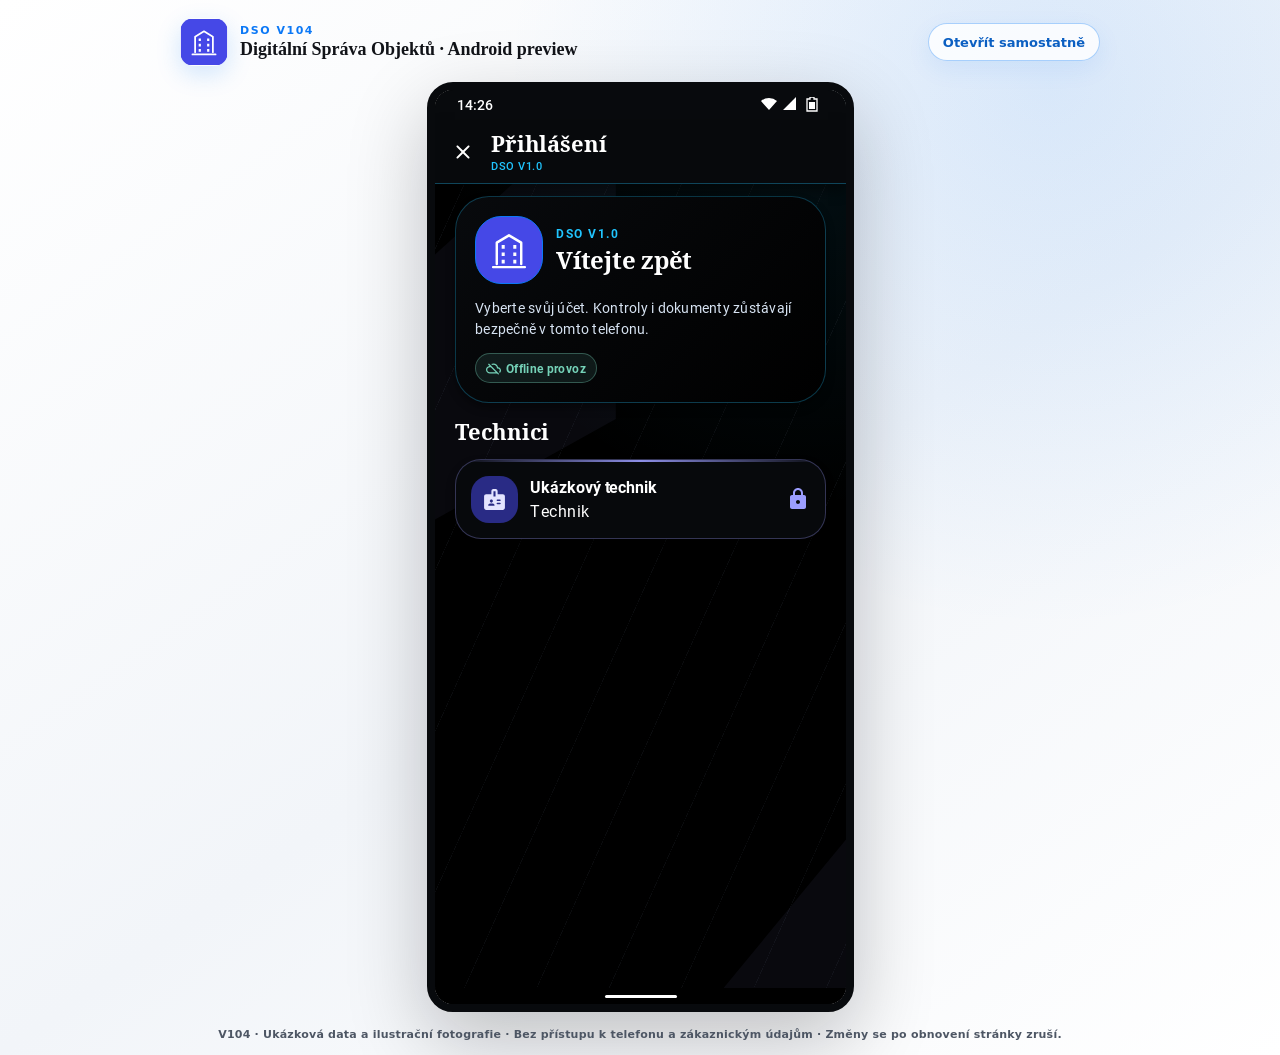
<file: index.html>
<!doctype html>
<html lang="cs">
  <head>
    <meta charset="utf-8" />
    <meta http-equiv="Content-Security-Policy" content="default-src 'self'; script-src 'self'; style-src 'self' 'unsafe-inline'; img-src 'self' data: blob:; object-src 'none'; base-uri 'none'; form-action 'none'" />
    <meta name="viewport" content="width=device-width, initial-scale=1.0" />
    <meta name="theme-color" content="#000000" />
    <meta name="description" content="Interaktivní mobilní náhled DSO — Digitální Správa Objektů." />
    <title>DSO · mobile UI preview</title>
    <link rel="icon" href="./assets/app-icon.svg" type="image/svg+xml" />
    <link rel="manifest" href="./manifest.webmanifest" />
    <script src="./app.js?v=106-preview-1" data-mobile-entry></script>
    <link rel="stylesheet" href="./styles.css?v=106-preview-1" />
  </head>
  <body>
    <main class="preview-shell">
      <header class="preview-header">
        <div class="preview-brand">
          <img src="./assets/app-icon.svg" alt="" />
          <div>
            <span>DSO V104</span>
            <strong>Digitální Správa Objektů · Android preview</strong>
          </div>
        </div>
        <a href="./app/?v=106-preview-1" target="_blank" rel="noreferrer">Otevřít samostatně</a>
      </header>
      <div class="phone" aria-label="Interaktivní mobilní náhled DSO">
        <iframe src="./app/?v=106-preview-1" title="DSO — Digitální Správa Objektů"></iframe>
      </div>
      <p class="preview-note">V104 · Ukázková data a ilustrační fotografie · Bez přístupu k telefonu a zákaznickým údajům · Změny se po obnovení stránky zruší.</p>
    </main>
  </body>
</html>
</file>
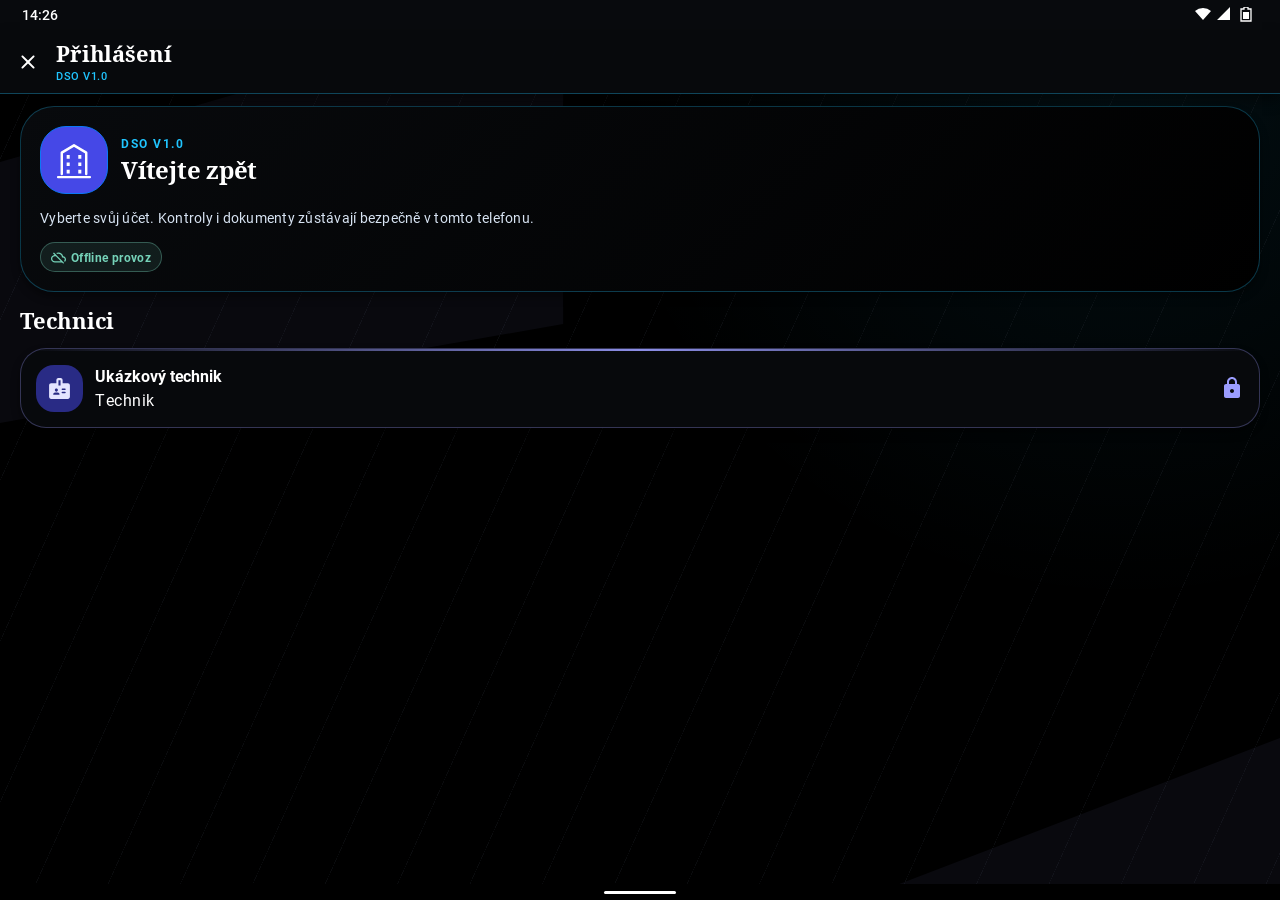
<file: app/index.html>
<!doctype html>
<html lang="cs" data-theme="dark">
  <head>
    <meta charset="utf-8" />
    <meta http-equiv="Content-Security-Policy" content="default-src 'self'; script-src 'self'; style-src 'self' 'unsafe-inline'; img-src 'self' data: blob:; object-src 'none'; base-uri 'none'; form-action 'none'" />
    <meta name="viewport" content="width=device-width, initial-scale=1, viewport-fit=cover" />
    <meta name="theme-color" content="#ffffff" />
    <meta name="description" content="Bezpečný interaktivní UI mirror nativní Android aplikace DSO." />
    <title>DSO — Digitální Správa Objektů</title>
    <link rel="icon" href="../assets/app-icon.svg" type="image/svg+xml" />
    <link rel="manifest" href="../manifest.webmanifest" />
    <link rel="stylesheet" href="./styles.css?v=106-preview-1" />
  </head>
  <body>
    <div id="app" class="dso-app"></div>
    <div id="dialog-root"></div>
    <script src="./app.js?v=106-preview-1"></script>
    <script src="../app.js?v=106-preview-1"></script>
  </body>
</html>
</file>
<file: styles.css>
:root {
  color: #111318;
  background: #ffffff;
  font-family: "Segoe UI", system-ui, -apple-system, BlinkMacSystemFont, sans-serif;
}

* { box-sizing: border-box; }
html, body { margin: 0; min-height: 100%; }
body {
  min-height: 100vh;
  background:
    radial-gradient(circle at 82% 8%, rgba(11, 120, 246, .12), transparent 34rem),
    linear-gradient(145deg, #ffffff, #f2f5f9 54%, #ffffff);
}

.preview-shell {
  min-height: 100vh;
  display: grid;
  grid-template-rows: auto 1fr auto;
  justify-items: center;
  gap: 16px;
  padding: 18px 22px 14px;
}

.preview-header {
  width: min(100%, 920px);
  display: flex;
  align-items: center;
  justify-content: space-between;
  gap: 18px;
}

.preview-brand { display: flex; align-items: center; gap: 12px; }
.preview-brand img {
  width: 48px;
  height: 48px;
  border-radius: 14px;
  box-shadow: 0 8px 25px rgba(11, 120, 246, .18);
}
.preview-brand div { display: grid; gap: 2px; }
.preview-brand span {
  color: #0b78f6;
  font-size: 11px;
  font-weight: 800;
  letter-spacing: .14em;
  text-transform: uppercase;
}
.preview-brand strong { font-family: Georgia, "Times New Roman", serif; font-size: 18px; }
.preview-header a {
  display: inline-flex;
  align-items: center;
  min-height: 38px;
  padding: 0 14px;
  border: 1px solid rgba(11, 120, 246, .34);
  border-radius: 999px;
  background: rgba(255, 255, 255, .82);
  color: #0b5fc2;
  font-size: 13px;
  font-weight: 750;
  text-decoration: none;
  box-shadow: 0 8px 24px rgba(11, 120, 246, .08);
}
.preview-header a:hover { border-color: #0b78f6; color: #0b78f6; }

.phone {
  box-sizing: content-box;
  align-self: center;
  width: 411px;
  height: 914px;
  overflow: hidden;
  border: 8px solid #080a0d;
  border-radius: 26px;
  background: #ffffff;
  box-shadow: 0 28px 80px rgba(8, 10, 13, .24), 0 0 0 1px rgba(255,255,255,.22) inset;
}
iframe { display: block; width: 100%; height: 100%; border: 0; background: #ffffff; }
.preview-note { margin: 0; color: #4d5664; font-size: 11px; font-weight: 650; letter-spacing: .02em; }

@media (max-width: 520px) {
  .preview-shell { display: block; padding: 0; }
  .preview-header, .preview-note { display: none; }
  .phone {
    box-sizing: border-box;
    width: 100vw;
    height: 100dvh;
    border: 0;
    border-radius: 0;
    box-shadow: none;
  }
}
</file>
<file: app/styles.css>
@font-face { font-family: Roboto; src: url('../assets/fonts/Roboto-Regular.ttf') format('truetype'); font-weight:400; font-display:swap; }
@font-face { font-family: Roboto; src: url('../assets/fonts/Roboto-Medium.ttf') format('truetype'); font-weight:500 600; font-display:swap; }
@font-face { font-family: Roboto; src: url('../assets/fonts/Roboto-Bold.ttf') format('truetype'); font-weight:700 900; font-display:swap; }
@font-face { font-family:'Noto Serif'; src:url('../assets/fonts/NotoSerif-Regular.ttf') format('truetype'); font-weight:400; font-display:swap; }
@font-face { font-family:'Noto Serif'; src:url('../assets/fonts/NotoSerif-Bold.ttf') format('truetype'); font-weight:700; font-display:swap; }
:root {
  color-scheme: light;
  --primary: #0b78f6;
  --on-primary: #ffffff;
  --primary-container: #dcebff;
  --on-primary-container: #002a5e;
  --secondary: #4548e7;
  --secondary-container: #e5e5ff;
  --on-secondary-container: #171a75;
  --tertiary: #146655;
  --tertiary-container: #cfe9df;
  --on-tertiary-container: #073a30;
  --error: #9f2f2b;
  --error-container: #f8dad5;
  --background: #ffffff;
  --on-background: #111318;
  --surface: #ffffff;
  --surface-lowest: #ffffff;
  --surface-low: #f8fafd;
  --surface-container: #f2f5f9;
  --surface-high: #ebeff5;
  --surface-highest: #e3e8f0;
  --on-surface: #111318;
  --on-surface-variant: #4d5664;
  --outline: #727c8b;
  --outline-variant: #c7d0dc;
  --brand-gold: #20c5ff;
  --brand-cream: #ffffff;
  --brand-muted: #d7e3f2;
  --shadow: rgba(22, 58, 100, .16);
  --topbar-height: 64px;
  --nav-height: 80px;
  font-family: Roboto, sans-serif;
}

:root[data-theme="dark"] {
  color-scheme: dark;
  --primary: #20c5ff;
  --on-primary: #001f2a;
  --primary-container: #003a66;
  --on-primary-container: #d9f3ff;
  --secondary: #9b9dff;
  --secondary-container: #292b85;
  --on-secondary-container: #e4e4ff;
  --tertiary: #75d2b8;
  --tertiary-container: #174e43;
  --on-tertiary-container: #b1efdd;
  --error: #ffb4aa;
  --error-container: #5e211e;
  --background: #000000;
  --on-background: #ffffff;
  --surface: #080a0d;
  --surface-lowest: #000000;
  --surface-low: #080a0d;
  --surface-container: #101318;
  --surface-high: #181c22;
  --surface-highest: #22272f;
  --on-surface: #ffffff;
  --on-surface-variant: #c7d0dc;
  --outline: #8993a2;
  --outline-variant: #343b46;
  --brand-gold: #20c5ff;
  --brand-cream: #ffffff;
  --brand-muted: #d7e3f2;
  --shadow: rgba(0, 0, 0, .42);
}


* { box-sizing:border-box; -webkit-tap-highlight-color:transparent; }
[hidden] { display:none!important; }
html, body { margin:0; width:100%; height:100%; overflow:hidden; }
body { background:var(--background); color:var(--on-surface); font-size:16px; line-height:24px; letter-spacing:.5px; }
button,input,textarea,select { font:inherit; letter-spacing:inherit; }
button { color:inherit; cursor:pointer; }
button:disabled { cursor:default; }
button:focus-visible, input:focus-visible, a:focus-visible { outline:2px solid var(--primary); outline-offset:3px; }
button { -webkit-appearance:none; }
h1,h2,h3,p { margin:0; }
h1,h2,.serif { font-family:'Noto Serif',serif; font-weight:700; letter-spacing:-.25px; }
h1,h2 { font-size:24px; line-height:32px; }
h3 { font-size:16px; line-height:24px; font-weight:700; letter-spacing:-.05px; }
.dso-app,.screen { width:100%; height:100%; overflow:hidden; position:relative; }
.screen { display:flex; flex-direction:column; background:radial-gradient(circle at 88% 8%,color-mix(in srgb,var(--primary) 7.5%,transparent),transparent 38%),var(--background); }
.screen::before { content:""; position:absolute; inset:0; pointer-events:none; background:repeating-linear-gradient(114.23deg,transparent 0 65px,color-mix(in srgb,var(--outline-variant) 19%,transparent) 65px 65.65px,transparent 65.65px 66px); }
.screen::after { content:""; position:absolute; inset:0; pointer-events:none; background:color-mix(in srgb,var(--secondary) 5.5%,transparent); clip-path:polygon(0 18%,44% 0,44% 36%,0 47%,0 100%,67% 100%,100% 82%,100% 100%,0 100%); }
.screen > * { z-index:1; position:relative; }
.system-status { flex:0 0 30px; height:30px; display:flex; align-items:center; justify-content:space-between; padding:0 22px; background:var(--surface-low); font-size:14px; line-height:20px; font-weight:500; letter-spacing:0; user-select:none; }
.system-status svg { width:64px; height:16px; fill:currentColor; }
.system-navigation { flex:0 0 16px; height:16px; background:var(--background); display:grid; place-items:center; }
.system-navigation::before { content:""; width:72px; height:3px; border-radius:8px; background:var(--on-surface); }
.screen:has(.bottom-nav-wrap) .system-navigation { background:var(--surface-low); }
.topbar { flex:0 0 64px; min-height:64px; display:flex; align-items:center; gap:0; padding:0 4px; background:color-mix(in srgb,var(--surface-low) 98%,transparent); box-shadow:0 7px 12px var(--shadow); border-bottom:1px solid color-mix(in srgb,var(--primary) 32%,transparent); z-index:5; }
.topbar__title { flex:1; min-width:0; padding-left:4px; }
.topbar__title strong,.topbar__title small { display:block; overflow:hidden; text-overflow:ellipsis; white-space:nowrap; }
.topbar__title strong { font:700 22px/28px 'Noto Serif',serif; letter-spacing:-.15px; }
.topbar__title small { font:500 11px/16px Roboto,sans-serif; letter-spacing:.5px; color:var(--primary); margin-top:1px; }
.icon-button { width:48px; height:48px; flex:0 0 48px; border:0; background:transparent; padding:12px; display:grid; place-items:center; border-radius:50%; }
.icon-button:hover { background:color-mix(in srgb,var(--on-surface) 8%,transparent); }
.icon-button:disabled { opacity:.38; }
.icon-button--outlined { width:44px; height:44px; flex-basis:44px; padding:10px; border:1px solid color-mix(in srgb,var(--primary) 42%,transparent); border-radius:15px; color:var(--primary); box-shadow:0 4px 6px var(--shadow); }
.icon { width:24px; height:24px; flex-shrink:0; fill:currentColor; stroke:none; vertical-align:middle; }
.icon--small { width:16px; height:16px; }
.icon--large { width:27px; height:27px; }
.icon--compact { width:20px; height:20px; color:var(--error); }
.scroll { flex:1; min-height:0; overflow-y:auto; overflow-x:hidden; overscroll-behavior:contain; scrollbar-width:none; }
.scroll::-webkit-scrollbar { display:none; }
.content { display:flex; flex-direction:column; gap:12px; padding:16px; }
.content--tight { gap:10px; }
.login-content { padding:12px 20px; gap:14px; }
.dashboard-content { padding:8px 16px 24px; gap:16px; }
.settings-content { gap:14px; }
.inspection-content { padding:12px; gap:10px; }
.eyebrow { color:var(--primary); font-size:12px; line-height:16px; font-weight:700; letter-spacing:1.65px; text-transform:uppercase; }
.section-header { display:grid; gap:5px; }
.supporting { color:var(--on-surface-variant); font-size:14px; line-height:21px; letter-spacing:.25px; }
.small { font-size:12px; line-height:16px; letter-spacing:.4px; }
.tiny { font-size:11px; line-height:16px; letter-spacing:.5px; }
.muted { color:var(--on-surface-variant); }
.bold { font-weight:700; }
.ellipsis { overflow:hidden; text-overflow:ellipsis; white-space:nowrap; }
.row { display:flex; align-items:center; gap:10px; }
.row--top { align-items:flex-start; }
.row--between { justify-content:space-between; }
.stack { display:flex; flex-direction:column; gap:10px; }
.stack--small { gap:5px; }
.flex-1 { flex:1; min-width:0; }
.two-columns { display:grid; grid-template-columns:repeat(2,minmax(0,1fr)); gap:8px; }
.sr-only { position:absolute; height:1px; width:1px; padding:0; margin:-1px; overflow:hidden; clip:rect(0,0,0,0); white-space:nowrap; }
.future-card { --accent:var(--primary); position:relative; flex-shrink:0; overflow:hidden; border:1px solid color-mix(in srgb,var(--accent) 30%,transparent); border-radius:26px; background:color-mix(in srgb,var(--surface-low) 96.5%,transparent); box-shadow:0 5px 8px var(--shadow); }
.future-card::before { content:""; position:absolute; top:0; right:0; left:0; height:2px; background:linear-gradient(90deg,transparent,color-mix(in srgb,var(--accent) 90%,transparent),transparent); pointer-events:none; }
.future-card--button { width:100%; padding:0; text-align:left; }
.future-card--button:active { transform:scale(.982); }
.card-pad { padding:16px; }
.outlined-card { border:1px solid var(--outline-variant); border-radius:18px; background:var(--surface); overflow:hidden; flex-shrink:0; }
.info-card { border-radius:18px; padding:16px; background:var(--primary-container); color:var(--on-primary-container); display:flex; flex-direction:column; gap:6px; }
.info-card .small { font-weight:700; }
.brand-panel { position:relative; overflow:hidden; border-radius:34px; border:1px solid color-mix(in srgb,var(--primary) 28%,transparent); padding:19px; background:linear-gradient(135deg,#080a0d,#000); color:#fff; box-shadow:0 5px 8px var(--shadow); }
.brand-lines { position:absolute; inset:0; width:100%; height:100%; stroke:#20c5ff; stroke-opacity:.24; stroke-width:1; fill:none; pointer-events:none; }
.brand-panel > :not(svg) { position:relative; }
.brand-row { display:flex; align-items:center; gap:13px; }
.brand-icon { width:62px; height:62px; flex-shrink:0; border-radius:19px; background:#4548e7; border:1px solid #0b78f6; overflow:hidden; }
.brand-copy { flex:1; min-width:0; }
.brand-copy .eyebrow { color:#20c5ff; letter-spacing:1.5px; }
.brand-copy h1 { margin-top:3px; }
.brand-panel p:not(.eyebrow) { color:#d7e3f2; margin-top:4px; font-size:14px; line-height:21px; letter-spacing:.25px; }
.brand-panel .status-pill { margin-top:14px; }
.brand-panel--login .brand-icon { width:68px; height:68px; border-radius:26px; }
.brand-panel--login > p { margin-top:13px!important; }
.account-card .card-pad { display:flex; align-items:center; gap:12px; padding:15px; }
.account-card .icon-surface { width:47px; height:47px; flex-basis:47px; border-radius:18px; background:var(--secondary-container); color:var(--on-secondary-container); }
.account-card .icon-surface .icon { width:25px; height:25px; }
.account-card p { font-size:16px; line-height:24px; }
.account-card > .card-pad > .icon { color:var(--secondary); }
.status-pill { display:inline-flex; align-items:center; gap:5px; width:fit-content; max-width:100%; padding:6px 10px; border:1px solid color-mix(in srgb,var(--pill,var(--primary)) 35%,transparent); border-radius:999px; color:var(--pill,var(--primary)); background:color-mix(in srgb,var(--pill,var(--primary)) 10.5%,transparent); font-size:12px; line-height:16px; font-weight:700; letter-spacing:.35px; white-space:nowrap; }
.status-pill .icon { width:15px; height:15px; }
.icon-surface { display:grid; place-items:center; width:49px; height:49px; flex:0 0 49px; border-radius:18px; color:var(--icon-color,var(--primary)); background:color-mix(in srgb,var(--icon-color,var(--primary)) 13%,transparent); }
.continue-card { padding:16px; gap:11px; }
.continue-card .label { color:var(--tertiary); font-size:12px; line-height:16px; font-weight:700; letter-spacing:.35px; margin-bottom:4px; }
.continue-card h3 { font:700 22px/28px 'Noto Serif',serif; letter-spacing:-.15px; }
.continue-card .icon-surface { width:44px; height:44px; flex-basis:44px; border-radius:50%; background:var(--tertiary-container); color:var(--on-tertiary-container); }
.continue-card .progress { height:6px; }
.dashboard-grid { display:grid; grid-template-columns:repeat(2,minmax(0,1fr)); column-gap:12px; row-gap:16px; }
.dashboard-tile,.dashboard-tile .card-pad { height:164px; }
.dashboard-tile .card-pad { padding:14px; display:flex; flex-direction:column; justify-content:space-between; }
.dashboard-tile .icon-surface { width:45px; height:45px; flex-basis:45px; border-radius:16px; }
.dashboard-tile .icon { width:25px; height:25px; }
.dashboard-tile .row > .icon { width:18px; height:18px; color:var(--accent); }
.dashboard-tile .supporting { font-size:12px; line-height:16px; letter-spacing:.4px; margin-top:5px; }
.button { display:inline-flex; align-items:center; justify-content:center; gap:7px; min-height:50px; padding:10px 24px; border:1px solid transparent; border-radius:999px; background:var(--primary); color:var(--on-primary); font-size:14px; line-height:20px; font-weight:700; letter-spacing:.2px; text-align:center; box-shadow:none; }
.button:active { filter:brightness(.93); }
.button--wide { width:100%; }
.button--tonal { background:var(--secondary-container); color:var(--on-secondary-container); }
.button--outlined { background:transparent; border-color:var(--outline-variant); color:var(--on-surface-variant); }
.button--text { background:transparent; color:var(--primary); min-height:40px; padding:8px 12px; }
.button--small { min-height:40px; padding:8px 16px; }
.button--compact { min-height:34px; padding:5px 12px; font-size:12px; line-height:16px; gap:4px; }
.button--danger { background:var(--error); color:var(--background); }
.button:disabled { color:color-mix(in srgb,var(--on-surface-variant) 65%,transparent); background:var(--surface-highest); border-color:transparent; }
.text-danger { color:var(--error); }
.progress { height:7px; border-radius:999px; overflow:hidden; background:var(--tertiary-container); position:relative; }
.progress > span { display:block; height:100%; width:var(--progress,0%); border-radius:inherit; background:var(--tertiary); }
.progress-row { display:grid; gap:6px; }
.progress-meta { display:flex; justify-content:space-between; font-size:12px; line-height:16px; font-weight:700; letter-spacing:.35px; }
.metric-row { display:flex; align-items:center; gap:14px; color:var(--on-surface-variant); font-size:11px; line-height:16px; }
.metric { display:flex; gap:4px; align-items:center; white-space:nowrap; }
.draft-continue { display:flex; align-items:center; gap:5px; border-radius:18px; padding:8px 10px; background:var(--tertiary-container); color:var(--on-tertiary-container); letter-spacing:0; }
.bottom-nav-wrap { flex-shrink:0; border:1px solid color-mix(in srgb,var(--primary) 24%,transparent); border-bottom:0; border-radius:30px 30px 0 0; background:color-mix(in srgb,var(--surface-low) 98.5%,transparent); box-shadow:0 -8px 14px var(--shadow); z-index:5; }
.bottom-nav { height:80px; display:grid; grid-template-columns:repeat(4,minmax(0,1fr)); padding:6px 0; }
.nav-item { border:0; background:transparent; min-width:0; padding:6px 0; display:flex; flex-direction:column; align-items:center; justify-content:center; gap:4px; color:var(--on-surface-variant); font-size:12px; line-height:16px; font-weight:500; letter-spacing:.35px; }
.nav-item .nav-icon { width:64px; height:32px; border-radius:999px; display:grid; place-items:center; }
.nav-item .icon { width:23px; height:23px; }
.nav-item.is-active { color:var(--primary); font-weight:700; }
.nav-item.is-active .nav-icon { background:color-mix(in srgb,var(--primary-container) 80%,transparent); color:var(--on-primary-container); }
.building-card .card-pad { display:flex; flex-direction:column; gap:14px; }
.field { position:relative; width:100%; min-width:0; margin-top:6px; }
.field input,.field textarea,.field select { width:100%; min-width:0; min-height:56px; border:1px solid var(--outline); border-radius:9px; background:transparent; color:var(--on-surface); padding:16px; outline:none; font-size:16px; line-height:24px; letter-spacing:.5px; }
.field textarea { min-height:80px; display:block; resize:vertical; padding-right:44px; }
.field input:focus,.field textarea:focus,.field select:focus { border:2px solid var(--primary); padding:15px; }
.field textarea:focus { padding-right:43px; }
.field > label { position:absolute; top:-8px; left:12px; max-width:calc(100% - 24px); padding:0 4px; background:var(--field-bg,var(--surface)); color:var(--on-surface-variant); font-size:12px; line-height:16px; letter-spacing:.4px; white-space:nowrap; overflow:hidden; text-overflow:ellipsis; pointer-events:none; }
.field:focus-within > label { color:var(--primary); }
.field.is-empty:not(:focus-within) > label { top:16px; font-size:16px; line-height:24px; padding:0; left:16px; background:transparent; letter-spacing:.5px; }
.field.is-empty:has(.field-icon):not(:focus-within) > label { left:48px; max-width:calc(100% - 60px); }
.field.is-empty:not(:focus-within) input::placeholder { color:transparent; }
.field:has(.field-icon) input { padding-left:48px; }
.field-icon { position:absolute; left:12px; top:16px; color:var(--on-surface-variant); pointer-events:none; }
.field .field-trailing { position:absolute; right:4px; top:4px; }
.field:has(.field-trailing) input { padding-right:48px; }
.field-support { font-size:12px; line-height:16px; color:var(--on-surface-variant); letter-spacing:.4px; margin-top:4px; padding:0 16px; }
.future-card .field { --field-bg:var(--surface-low); }
.dialog .field { --field-bg:var(--surface-high); }
.switch { appearance:none; -webkit-appearance:none; width:52px; height:32px; flex:0 0 52px; margin:0; border:2px solid var(--outline); border-radius:999px; background:var(--surface-highest); position:relative; cursor:pointer; }
.switch::before { content:""; position:absolute; height:16px; width:16px; left:6px; top:6px; background:var(--outline); border-radius:50%; }
.switch:checked { background:var(--primary); border-color:var(--primary); }
.switch:checked::before { width:24px; height:24px; left:22px; top:2px; background:var(--on-primary); }
.switch:disabled { opacity:.38; cursor:default; }
.menu-grid { display:grid; grid-template-columns:repeat(3,minmax(0,1fr)); gap:8px; }
.menu-tile { display:flex; flex-direction:column; align-items:center; gap:6px; padding:10px 7px; min-height:118px; border-radius:24px; background:color-mix(in srgb,var(--surface-low) 97.5%,transparent); border:1px solid color-mix(in srgb,var(--primary) 22%,transparent); box-shadow:0 4px 7px var(--shadow); }
.menu-tile:active { transform:scale(.965); }
.menu-tile__icon { position:relative; display:grid; place-items:center; width:56px; height:56px; border-radius:18px; background:color-mix(in srgb,var(--primary-container) 64%,transparent); border:1px solid color-mix(in srgb,var(--primary) 30%,transparent); color:var(--primary); }
.menu-tile__icon > .icon { width:39px; height:39px; }
.menu-tile__label { min-height:32px; font-size:12px; line-height:16px; font-weight:500; letter-spacing:.35px; display:flex; align-items:flex-start; justify-content:center; text-align:center; }
.menu-tile__line { height:3px; width:22px; border-radius:10px; background:var(--outline-variant); margin-top:auto; }
.menu-tile__badge { position:absolute; right:-1px; top:-1px; transform:translate(12%,-12%); display:grid; place-items:center; width:22px; height:22px; border-radius:50%; background:var(--tertiary); color:#000; font-size:10px; line-height:16px; font-weight:700; }
.numberplates { position:relative; width:44px; height:44px; }
.numberplates span { position:absolute; display:grid; place-items:center; width:30px; height:23px; border-radius:5px; color:#fff; font-size:10px; font-weight:700; line-height:16px; background:#d42b30; left:0; top:20px; transform:rotate(-7deg); }
.numberplates span + span { background:#1473c9; top:0; left:12px; transform:rotate(6deg); }
.category-block { display:contents; }
.category-heading { padding:11px; display:flex; flex-direction:column; gap:6px; }
.category-heading > .row { gap:8px; min-height:48px; }
.content--tight > .two-columns + .two-columns { min-height:48px; align-items:center; }
.category-heading .icon,.managed-item .list-row > .icon { color:var(--primary); }
.category-heading .icon-button .icon { color:inherit; }
.category-heading .order-actions { margin:0; }
.list-row { display:flex; align-items:center; gap:16px; padding:8px 16px; min-height:72px; }
.managed-item .list-row { padding:8px 15px; }
.managed-item h3 { font-size:16px; line-height:24px; font-weight:500; letter-spacing:.15px; }
.divider { border:0; border-top:1px solid var(--outline-variant); margin:0 16px; }
.order-actions { display:flex; align-items:center; justify-content:flex-end; gap:0; padding:0; }
.managed-item > .order-actions { padding:0 8px 0; }
.transfer-row { display:flex; justify-content:flex-end; padding:0 8px; }
.transfer-row > button { min-height:48px; }
.order-actions .button { min-height:48px; padding:8px 12px; gap:5px; }
.order-actions .icon-button { width:48px; height:48px; flex-basis:48px; }
.inspection-overview { padding:8px 4px; gap:8px; }
.inspection-overview .menu-grid { column-gap:4px; row-gap:8px; margin-top:4px; }
.date-time { display:grid; gap:8px; }
.date-time .button { min-height:56px; color:#1473c9; }
.date-time .icon { color:var(--on-surface-variant); }
.saved-status { display:flex; align-items:center; gap:4px; font-size:11px; line-height:16px; color:var(--on-surface-variant); padding-right:4px; white-space:nowrap; }
.saved-status .icon { width:17px; height:17px; }
.inspection-section { display:flex; flex-direction:column; gap:10px; }
.section-toggle { width:100%; display:flex; align-items:center; gap:8px; padding:14px; text-align:left; font-size:16px; font-weight:700; line-height:24px; }
.section-toggle > span:first-child { flex:1; min-width:0; }
.section-toggle .status-pill { flex-shrink:0; }
.section-body { gap:10px; }
.section-body .card-pad { padding:14px; gap:12px; }
.answer-field { margin:0; padding:0; min-width:0; border:0; }
.answer-field legend { font-size:14px; line-height:20px; font-weight:700; letter-spacing:.2px; margin-bottom:7px; }
.answer-row { display:flex; flex-wrap:wrap; gap:7px; }
.answer,.filter-chip { display:inline-flex; align-items:center; justify-content:center; gap:6px; min-height:44px; padding:8px 12px; border:1px solid var(--outline); border-radius:9px; background:transparent; color:var(--on-surface); font-size:14px; line-height:20px; font-weight:700; letter-spacing:.2px; }
.answer.is-selected { background:#bfe8ca; color:#103d20; border-color:transparent; }
.answer.is-selected[data-tone="error"] { background:var(--error-container); color:var(--error); }
.answer.is-selected[data-tone="neutral"] { background:#ffd9a0; color:#4a2b00; }
.answer .icon { width:18px; height:18px; }
.filter-chip { min-height:32px; padding:5px 8px; font-weight:500; }
.filter-chip.is-selected { background:var(--secondary-container); color:var(--on-secondary-container); border-color:transparent; }
.filter-row { display:flex; gap:8px; flex-wrap:wrap; }
.inspection-footer { flex-shrink:0; display:grid; gap:7px; padding:10px 14px; border-radius:26px 26px 0 0; border:1px solid var(--outline-variant); border-bottom:0; background:var(--surface-low); box-shadow:0 -5px 10px var(--shadow); }
.inspection-footer .progress { height:4px; }
.inspection-footer .button { min-height:58px; display:flex; flex-direction:column; gap:0; }
.inspection-footer small { font-size:11px; line-height:16px; font-weight:500; }
.incomplete-items { margin:0; padding-inline-start:20px; font-size:12px; line-height:16px; }
.incomplete-items li + li { margin-top:8px; }
.signature-screen { background:var(--background); }
.signature-screen::before,.signature-screen::after { display:none; }
.signature-screen .topbar { background:var(--background); border:0; }
.signature-screen .topbar__title strong { font-size:24px; line-height:32px; }
.signature-content { flex:1; min-height:0; display:flex; flex-direction:column; gap:12px; padding:0 16px 16px; }
.signature-pad { display:block; width:100%; flex:1; min-height:0; border:1px solid var(--outline-variant); border-radius:18px; background:var(--surface-low); color:var(--on-surface); touch-action:none; cursor:crosshair; }
.signature-actions { display:grid; grid-template-columns:minmax(0,1fr) minmax(0,1fr) minmax(0,1.6fr); gap:10px; }
.signature-actions .button { padding-inline:4px; }
.protocol-signature { display:block; width:min(200px,100%); height:80px; margin-top:8px; }
.protocol-section { margin-top:16px; }
.protocol-section .pdf-table { margin-top:6px; }
.protocol-photo { margin:12px 0; }
.protocol-photo img { display:block; max-width:100%; max-height:220px; object-fit:contain; object-position:left; }
.protocol-photo figcaption { font-size:12px; }
.saved-photo { display:flex; gap:9px; align-items:center; border-radius:14px; background:var(--surface-high); padding:7px; }
.photo-thumbnail { display:flex; gap:9px; align-items:center; text-align:left; border:0; padding:0; background:transparent; flex:1; min-width:0; }
.photo-thumbnail img { width:88px; height:70px; border-radius:9px; object-fit:cover; flex-shrink:0; }
.photo-caption { font-size:12px; line-height:16px; overflow-wrap:anywhere; white-space:pre-wrap; color:var(--on-surface-variant); }
.photo-thumbnail .tiny { color:var(--primary); }
.photo-editor { flex:1; min-height:0; display:flex; flex-direction:column; }
.photo-stage { flex:1; min-height:120px; position:relative; background:#000; display:grid; place-items:center; overflow:hidden; }
.photo-stage img { display:block; width:100%; height:100%; min-height:0; object-fit:contain; position:absolute; }
.photo-stage > svg { position:absolute; inset:0; width:100%; height:100%; touch-action:none; }
.photo-controls { display:flex; flex-direction:column; gap:8px; padding:8px 14px 0; background:var(--background); }
.photo-toolbar { display:flex; gap:6px; align-items:center; min-height:48px; }
.photo-toolbar .filter-chip { white-space:nowrap; padding:5px 12px; gap:8px; }
.photo-toolbar .tiny { flex:1; text-align:center; line-height:16px; }
.photo-toolbar .icon-button { width:48px; height:48px; flex-basis:48px; padding:12px; }
.photo-controls .photo-actions { padding:14px 0 30px; gap:10px; }
.photo-controls > .button { min-height:48px; }
.photo-controls .filter-chip .icon { width:18px; height:18px; color:var(--primary); }
.photo-controls .two-columns .button { min-height:52px; padding:10px 12px; }
.photo-controls textarea { color:#1473c9; }
.delete-card { display:grid; gap:4px; padding:9px 11px; }
.delete-card__header { display:flex; align-items:center; gap:6px; }
.delete-card__header h3 { flex:1; font-size:14px; line-height:20px; min-width:0; }
.delete-card__meta { display:flex; align-items:center; gap:6px; font-size:12px; line-height:16px; color:var(--on-surface-variant); }
.delete-card__meta > span { flex:1; min-width:0; }
.delete-card__actions { display:grid; grid-template-columns:1fr 1fr; gap:7px; }
.delete-card__actions .button { min-height:36px; }
.history-card .card-pad { padding:14px; gap:9px; }
.history-card .small { margin-top:3px; }
.history-card input[type=checkbox] { width:18px; height:18px; accent-color:var(--primary); margin:10px 4px; }
.history-card .divider { margin:0; }
.search-card { padding:14px; display:grid; gap:10px; }
.search-card .field { margin-top:6px; }
.notification-settings { padding:16px; display:flex; flex-direction:column; gap:10px; }
.setting-row { display:flex; align-items:center; justify-content:space-between; gap:12px; padding:16px; }
.setting-row > span { flex:1; min-width:0; display:grid; gap:2px; }
.setting-row strong { font-size:16px; line-height:24px; letter-spacing:-.05px; }
.setting-row small { font-size:12px; line-height:16px; color:var(--on-surface-variant); letter-spacing:.4px; }
.reminder-row { padding:14px; display:flex; gap:10px; text-align:left; width:100%; }
.reminder-row .dot { height:13px; width:13px; background:var(--error); border-radius:50%; flex:0 0 13px; }
.reminder-row small { display:block; font-size:12px; line-height:16px; color:var(--on-surface-variant); }
.dialog-backdrop { position:fixed; inset:0; z-index:30; display:grid; place-items:center; padding:24px; background:rgba(0,0,0,.32); }
.dialog { width:100%; max-width:560px; max-height:calc(100dvh - 48px); padding:24px; border:0; border-radius:28px; background:var(--surface-high); color:var(--on-surface); overflow-y:auto; box-shadow:0 6px 10px #0003; }
.dialog h2 { font-size:24px; line-height:32px; font-weight:700; margin-bottom:16px; }
.dialog:has(.dialog-icon) h2 { text-align:center; }
.dialog-icon { display:block; margin:0 auto 16px; color:var(--secondary); }
.dialog-body { max-height:56dvh; overflow:auto; display:flex; flex-direction:column; gap:10px; padding-top:6px; }
.dialog-body p { white-space:pre-line; }
.dialog-actions { display:flex; justify-content:flex-end; gap:8px; margin-top:24px; flex-wrap:wrap; }
.dialog-actions .button { min-height:40px; padding:8px 12px; }
.dialog-error { font-size:12px; line-height:16px; color:var(--error); }
.radio-row { display:flex; align-items:center; gap:12px; min-height:48px; padding:8px 0; font-size:14px; line-height:20px; }
.radio-row input { width:20px; height:20px; accent-color:var(--primary); flex-shrink:0; }
.radio-list { display:flex; flex-direction:column; }
.icon-picker { display:grid; grid-template-columns:repeat(5,minmax(0,1fr)); gap:4px; }
.icon-picker label { display:grid; place-items:center; position:relative; padding:8px; border-radius:9px; border:1px solid var(--outline-variant); }
.icon-picker input { position:absolute; opacity:0; }
.icon-picker label:has(:checked) { background:var(--primary-container); color:var(--primary); border-color:var(--primary); }
.delete-preview { display:flex; flex-direction:column; gap:8px; max-height:220px; overflow:auto; }
.delete-preview > div { display:block; font-size:14px; line-height:20px; letter-spacing:.25px; }
.toast { position:absolute; bottom:104px; left:12px; right:12px; z-index:20; padding:14px 16px; border-radius:9px; color:var(--background); background:var(--on-surface); font-size:14px; line-height:20px; letter-spacing:.25px; box-shadow:0 4px 9px #0004; }
.pdf-page { margin:4px auto; width:100%; min-height:560px; padding:24px 20px; background:white; color:#111318; box-shadow:0 4px 12px #0004; font-family:Roboto,sans-serif; }
.pdf-head { display:flex; gap:10px; justify-content:space-between; border-bottom:2px solid #0b78f6; padding-bottom:12px; }
.pdf-head img { width:48px; height:48px; }
.pdf-page h2 { font-size:19px; line-height:26px; }
.pdf-table { display:grid; margin-top:18px; border:1px solid #c7d0dc; }
.pdf-row { display:grid; grid-template-columns:1.2fr 1fr; border-bottom:1px solid #c7d0dc; }
.pdf-row:last-child { border:0; }
.pdf-row span { padding:8px; font-size:10px; line-height:14px; }
.pdf-row span:first-child { background:#f2f5f9; font-weight:700; }
@media(max-width:350px) {
  .topbar__title strong { font-size:22px; }
  .two-columns > .button { padding-left:8px; padding-right:8px; gap:5px; }
  .two-columns > .button .icon { width:20px; height:20px; }
  .menu-tile { padding-left:3px; padding-right:3px; }
  .menu-tile__label { letter-spacing:0; }
  .status-pill { padding-left:8px; padding-right:8px; }
  .metric-row { gap:5px; letter-spacing:0; }
  .photo-toolbar { gap:2px; }
  .dialog-backdrop { padding:18px; }
  .dialog { padding:20px; }
}
@media(prefers-reduced-motion:reduce) { * { scroll-behavior:auto!important; transition:none!important; } }
</file>
